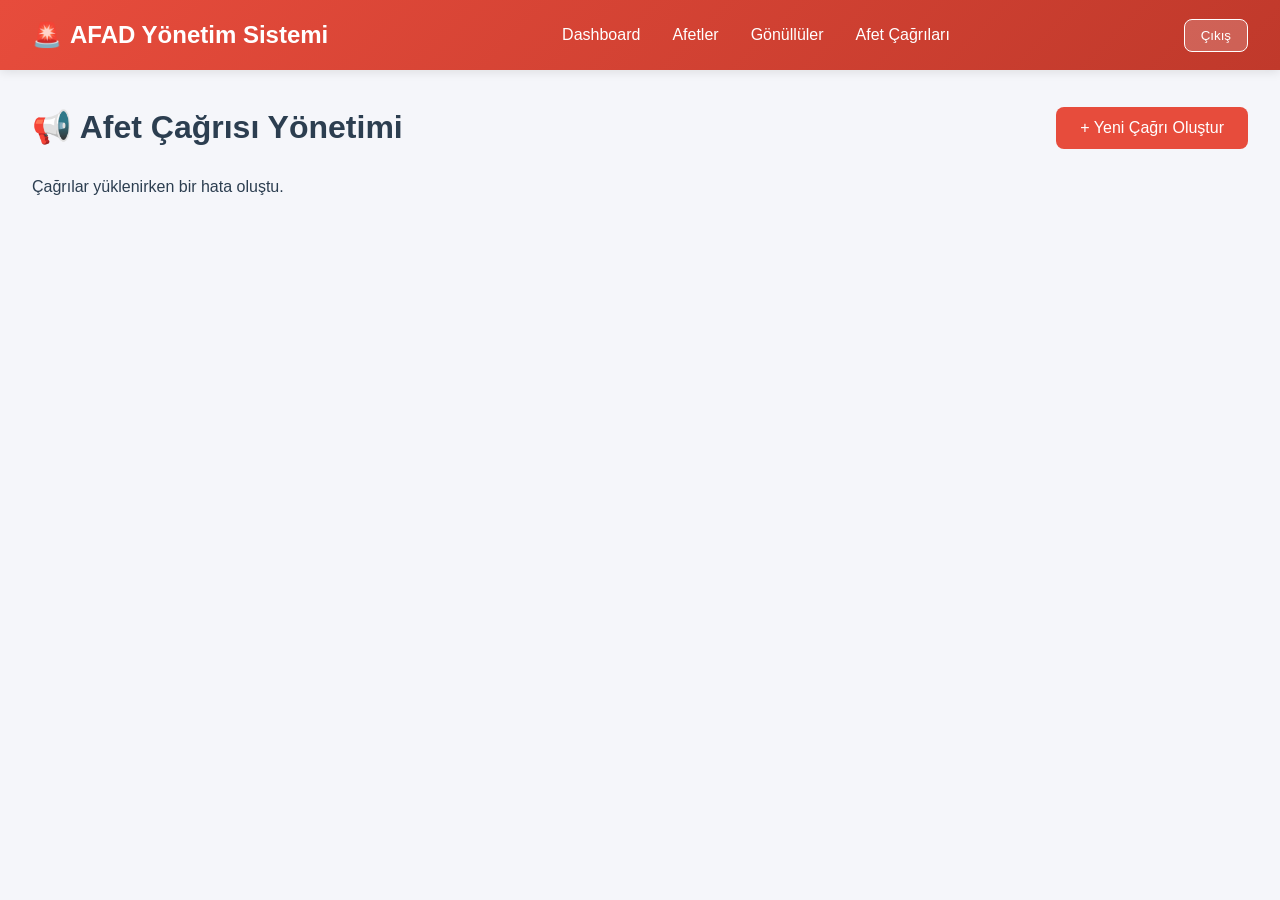
<file: frontend/public/disaster-call-management.html>
<!DOCTYPE html>
<html lang="tr">
<head>
    <meta charset="UTF-8">
    <meta name="viewport" content="width=device-width, initial-scale=1.0">
    <title>Afet Çağrısı Yönetimi - AFAD</title>
    <link rel="stylesheet" href="../src/assets/css/styles.css">
    <style>
        .action-bar {
            display: flex;
            justify-content: space-between;
            align-items: center;
            margin-bottom: 20px;
        }

        .call-list {
            display: grid;
            gap: 20px;
        }

        .call-item {
            background: white;
            padding: 20px;
            border-radius: 8px;
            border-left: 4px solid #3b82f6;
            box-shadow: 0 2px 4px rgba(0,0,0,0.1);
        }

        .call-item.critical {
            border-left-color: #dc2626;
        }

        .call-item.active {
            border-left-color: #f59e0b;
        }

        .call-item.completed {
            border-left-color: #10b981;
        }

        .call-header {
            display: flex;
            justify-content: space-between;
            align-items: start;
            margin-bottom: 15px;
        }

        .call-title {
            font-size: 18px;
            font-weight: 600;
            margin-bottom: 5px;
        }

        .call-meta {
            color: #666;
            font-size: 14px;
        }

        .call-stats {
            display: grid;
            grid-template-columns: repeat(3, 1fr);
            gap: 15px;
            margin: 15px 0;
            padding: 15px;
            background: #f9fafb;
            border-radius: 8px;
        }

        .stat {
            text-align: center;
        }

        .stat-value {
            font-size: 24px;
            font-weight: 700;
            color: #dc2626;
        }

        .stat-label {
            font-size: 12px;
            color: #666;
            margin-top: 5px;
        }

        .call-actions {
            display: flex;
            gap: 10px;
            flex-wrap: wrap;
        }

        .call-actions button {
            padding: 8px 16px;
            border: none;
            border-radius: 5px;
            cursor: pointer;
            font-weight: 600;
            font-size: 14px;
        }

        .btn-match {
            background: #3b82f6;
            color: white;
        }

        .btn-activate {
            background: #10b981;
            color: white;
        }

        .btn-view {
            background: #6b7280;
            color: white;
        }

        .modal {
            display: none;
            position: fixed;
            top: 0;
            left: 0;
            width: 100%;
            height: 100%;
            background: rgba(0,0,0,0.5);
            z-index: 1000;
            align-items: center;
            justify-content: center;
        }

        .modal.show {
            display: flex;
        }

        .modal-content {
            background: white;
            padding: 30px;
            border-radius: 10px;
            max-width: 900px;
            width: 90%;
            max-height: 90vh;
            overflow-y: auto;
        }

        .modal-header {
            display: flex;
            justify-content: space-between;
            align-items: center;
            margin-bottom: 20px;
            border-bottom: 2px solid #eee;
            padding-bottom: 15px;
        }

        .close-btn {
            background: none;
            border: none;
            font-size: 24px;
            cursor: pointer;
        }

        .form-grid {
            display: grid;
            grid-template-columns: 1fr 1fr;
            gap: 15px;
        }

        .form-group {
            margin-bottom: 15px;
        }

        .form-group.full {
            grid-column: 1 / -1;
        }

        .form-group label {
            display: block;
            margin-bottom: 5px;
            font-weight: 600;
        }

        .form-group input,
        .form-group select,
        .form-group textarea {
            width: 100%;
            padding: 10px;
            border: 1px solid #ddd;
            border-radius: 5px;
        }

        .skill-selector {
            background: #f9fafb;
            padding: 15px;
            border-radius: 8px;
            margin-bottom: 15px;
        }

        .skill-item {
            display: flex;
            align-items: center;
            gap: 10px;
            padding: 10px;
            background: white;
            margin: 5px 0;
            border-radius: 5px;
        }

        .matched-volunteer {
            background: white;
            padding: 15px;
            border-radius: 8px;
            margin-bottom: 10px;
            border: 1px solid #ddd;
            display: flex;
            justify-content: space-between;
            align-items: center;
        }

        .volunteer-info {
            display: flex;
            align-items: center;
            gap: 15px;
        }

        .score-badge {
            padding: 5px 12px;
            background: #10b981;
            color: white;
            border-radius: 20px;
            font-weight: 600;
        }
    </style>
</head>
<body>
    <header class="header">
        <div class="header-content">
            <div class="logo">
                <span>🚨</span>
                <span>AFAD Yönetim Sistemi</span>
            </div>
            <nav class="nav">
                <a href="/index.html">Dashboard</a>
                <a href="/disasters.html">Afetler</a>
                <a href="/volunteer-management.html">Gönüllüler</a>
                <a href="/disaster-call-management.html" class="active">Afet Çağrıları</a>
            </nav>
            <div class="user-menu">
                <button class="btn-logout" onclick="logout()">Çıkış</button>
            </div>
        </div>
    </header>

    <div class="container">
        <div class="action-bar">
            <h1>📢 Afet Çağrısı Yönetimi</h1>
            <button class="btn btn-primary" onclick="showCreateModal()">
                + Yeni Çağrı Oluştur
            </button>
        </div>

        <div class="call-list" id="callList">
            <p>Yükleniyor...</p>
        </div>
    </div>

    <!-- Yeni Çağrı Modal -->
    <div id="createModal" class="modal">
        <div class="modal-content">
            <div class="modal-header">
                <h2>🆕 Yeni Afet Çağrısı</h2>
                <button class="close-btn" onclick="closeCreateModal()">&times;</button>
            </div>

            <form id="createForm">
                <div class="form-grid">
                    <div class="form-group full">
                        <label>Afet Seçin *</label>
                        <select id="disasterId" required>
                            <option value="">Seçiniz...</option>
                        </select>
                    </div>

                    <div class="form-group full">
                        <label>Çağrı Başlığı *</label>
                        <input type="text" id="title" required>
                    </div>

                    <div class="form-group full">
                        <label>Açıklama</label>
                        <textarea id="description" rows="3"></textarea>
                    </div>

                    <div class="form-group">
                        <label>Gerekli Gönüllü Sayısı *</label>
                        <input type="number" id="requiredVolunteers" min="1" required>
                    </div>

                    <div class="form-group">
                        <label>Öncelik</label>
                        <select id="priority">
                            <option value="low">Düşük</option>
                            <option value="medium" selected>Orta</option>
                            <option value="high">Yüksek</option>
                            <option value="critical">Kritik</option>
                        </select>
                    </div>

                    <div class="form-group">
                        <label>Tahmini Süre (saat)</label>
                        <input type="number" id="estimatedDuration" step="0.5">
                    </div>

                    <div class="form-group">
                        <label>Başlangıç Zamanı</label>
                        <input type="datetime-local" id="startTime">
                    </div>

                    <div class="form-group full">
                        <label>Konum</label>
                        <input type="text" id="location">
                    </div>

                    <div class="form-group full">
                        <label>Gerekli Ekipman</label>
                        <textarea id="equipmentNeeded" rows="2"></textarea>
                    </div>

                    <div class="form-group full">
                        <label>Özel Talimatlar</label>
                        <textarea id="specialInstructions" rows="2"></textarea>
                    </div>
                </div>

                <div style="display: flex; gap: 10px; margin-top: 20px;">
                    <button type="submit" class="btn btn-primary" style="flex: 1;">
                        Oluştur
                    </button>
                    <button type="button" class="btn" onclick="closeCreateModal()" style="flex: 1;">
                        İptal
                    </button>
                </div>
            </form>
        </div>
    </div>

    <!-- Eşleştirme Modal -->
    <div id="matchModal" class="modal">
        <div class="modal-content">
            <div class="modal-header">
                <h2>🎯 Gönüllü Eşleştirme</h2>
                <button class="close-btn" onclick="closeMatchModal()">&times;</button>
            </div>

            <div id="matchResults">
                <p>Eşleştirme yapılıyor...</p>
            </div>

            <div style="margin-top: 20px; display: flex; gap: 10px;">
                <button class="btn btn-primary" onclick="assignMatched()">
                    Tümünü Ata ve Bildir
                </button>
                <button class="btn" onclick="closeMatchModal()">
                    Kapat
                </button>
            </div>
        </div>
    </div>

    <script>
        const API_BASE = 'http://localhost:8000';
        let currentCall = null;
        let matchedVolunteers = [];

        // Sayfa yüklendiğinde
        loadDisasters();
        loadCalls();

        // Afetleri yükle (dropdown için)
        async function loadDisasters() {
            try {
                const response = await fetch(`${API_BASE}/api/disasters/`);
                const disasters = await response.json();

                const select = document.getElementById('disasterId');
                select.innerHTML = '<option value="">Seçiniz...</option>' +
                    disasters.map(d => `
                        <option value="${d.id}">${d.title} - ${d.location_name}</option>
                    `).join('');
            } catch (error) {
                console.error('Afetler yüklenemedi:', error);
            }
        }

        // Çağrıları yükle
        async function loadCalls() {
            try {
                const response = await fetch(`${API_BASE}/api/disaster-calls/`);
                const calls = await response.json();

                displayCalls(calls);
            } catch (error) {
                console.error('Çağrılar yüklenemedi:', error);
                document.getElementById('callList').innerHTML =
                    '<p>Çağrılar yüklenirken bir hata oluştu.</p>';
            }
        }

        // Çağrıları göster
        function displayCalls(calls) {
            const list = document.getElementById('callList');

            if (calls.length === 0) {
                list.innerHTML = '<p>Henüz afet çağrısı oluşturulmamış.</p>';
                return;
            }

            list.innerHTML = calls.map(call => `
                <div class="call-item ${call.status} ${call.priority}">
                    <div class="call-header">
                        <div>
                            <div class="call-title">${call.title}</div>
                            <div class="call-meta">
                                🆔 #${call.id} |
                                📅 ${new Date(call.created_at).toLocaleDateString('tr-TR')} |
                                🚨 ${getPriorityLabel(call.priority)}
                            </div>
                        </div>
                        <span class="badge ${getBadgeClass(call.status)}">${getStatusLabel(call.status)}</span>
                    </div>

                    ${call.description ? `<p style="color: #666; margin: 10px 0;">${call.description}</p>` : ''}

                    <div class="call-stats">
                        <div class="stat">
                            <div class="stat-value">${call.required_volunteers}</div>
                            <div class="stat-label">Gerekli</div>
                        </div>
                        <div class="stat">
                            <div class="stat-value">${call.assigned_volunteers}</div>
                            <div class="stat-label">Atanan</div>
                        </div>
                        <div class="stat">
                            <div class="stat-value">${call.accepted_volunteers}</div>
                            <div class="stat-label">Kabul Eden</div>
                        </div>
                    </div>

                    <div class="call-actions">
                        <button class="btn-match" onclick="runMatching(${call.id})">
                            🎯 Akıllı Eşleştir
                        </button>
                        ${call.status === 'draft' ? `
                            <button class="btn-activate" onclick="activateCall(${call.id})">
                                ✓ Aktif Et
                            </button>
                        ` : ''}
                        <button class="btn-view" onclick="viewAssignments(${call.id})">
                            👥 Atananları Gör (${call.assigned_volunteers})
                        </button>
                    </div>
                </div>
            `).join('');
        }

        // Yeni çağrı oluştur
        function showCreateModal() {
            document.getElementById('createModal').classList.add('show');
        }

        function closeCreateModal() {
            document.getElementById('createModal').classList.remove('show');
            document.getElementById('createForm').reset();
        }

        document.getElementById('createForm').addEventListener('submit', async (e) => {
            e.preventDefault();

            const data = {
                disaster_id: parseInt(document.getElementById('disasterId').value),
                title: document.getElementById('title').value,
                description: document.getElementById('description').value || null,
                required_volunteers: parseInt(document.getElementById('requiredVolunteers').value),
                priority: document.getElementById('priority').value,
                estimated_duration: parseFloat(document.getElementById('estimatedDuration').value) || null,
                start_time: document.getElementById('startTime').value || null,
                location: document.getElementById('location').value || null,
                equipment_needed: document.getElementById('equipmentNeeded').value || null,
                special_instructions: document.getElementById('specialInstructions').value || null,
                required_skills: []
            };

            try {
                const response = await fetch(`${API_BASE}/api/disaster-calls/`, {
                    method: 'POST',
                    headers: { 'Content-Type': 'application/json' },
                    body: JSON.stringify(data)
                });

                if (response.ok) {
                    alert('✅ Afet çağrısı oluşturuldu!');
                    closeCreateModal();
                    loadCalls();
                } else {
                    const error = await response.json();
                    alert('❌ Hata: ' + (error.detail || 'Oluşturulamadı'));
                }
            } catch (error) {
                console.error('Oluşturma hatası:', error);
                alert('❌ Bir hata oluştu.');
            }
        });

        // Akıllı eşleştirme
        async function runMatching(callId) {
            currentCall = callId;
            document.getElementById('matchModal').classList.add('show');
            document.getElementById('matchResults').innerHTML = '<p>🔄 Eşleştirme yapılıyor...</p>';

            try {
                const response = await fetch(`${API_BASE}/api/disaster-calls/match`, {
                    method: 'POST',
                    headers: { 'Content-Type': 'application/json' },
                    body: JSON.stringify({
                        disaster_call_id: callId,
                        max_distance_km: 50,
                        auto_assign: false,
                        auto_notify: false
                    })
                });

                const result = await response.json();
                matchedVolunteers = result.matched_volunteers;

                if (matchedVolunteers.length === 0) {
                    document.getElementById('matchResults').innerHTML =
                        '<p>⚠️ Uygun gönüllü bulunamadı.</p>';
                    return;
                }

                document.getElementById('matchResults').innerHTML = `
                    <p><strong>🎯 ${matchedVolunteers.length} uygun gönüllü bulundu!</strong></p>
                    <p style="color: #666; margin-bottom: 15px;">Eşleştirme skoru: Yetkinlik (%40) + Mesafe (%30) + Rating (%20) + Deneyim (%10)</p>
                    ${matchedVolunteers.map(v => `
                        <div class="matched-volunteer">
                            <div class="volunteer-info">
                                <div>
                                    <strong>${v.first_name} ${v.last_name}</strong><br>
                                    <span style="font-size: 13px; color: #666;">
                                        ${v.phone} | ${v.distance_km ? v.distance_km.toFixed(1) + ' km' : 'Uzaklık bilinmiyor'}
                                    </span><br>
                                    <span style="font-size: 12px; color: #666;">
                                        ⭐ ${v.rating.toFixed(1)} | 🎯 ${v.total_missions} görev
                                    </span>
                                </div>
                            </div>
                            <span class="score-badge">Skor: ${v.match_score.toFixed(0)}</span>
                        </div>
                    `).join('')}
                `;
            } catch (error) {
                console.error('Eşleştirme hatası:', error);
                document.getElementById('matchResults').innerHTML =
                    '<p>❌ Eşleştirme sırasında bir hata oluştu.</p>';
            }
        }

        // Eşleşen gönüllüleri ata
        async function assignMatched() {
            if (matchedVolunteers.length === 0) return;

            if (!confirm(`${matchedVolunteers.length} gönüllüyü atamak ve bildirim göndermek istiyor musunuz?`)) {
                return;
            }

            try {
                const response = await fetch(`${API_BASE}/api/disaster-calls/match`, {
                    method: 'POST',
                    headers: { 'Content-Type': 'application/json' },
                    body: JSON.stringify({
                        disaster_call_id: currentCall,
                        max_distance_km: 50,
                        auto_assign: true,
                        auto_notify: true
                    })
                });

                if (response.ok) {
                    alert('✅ Gönüllüler atandı ve bildirimler gönderildi!');
                    closeMatchModal();
                    loadCalls();
                } else {
                    alert('❌ Atama sırasında bir hata oluştu.');
                }
            } catch (error) {
                console.error('Atama hatası:', error);
                alert('❌ Bir hata oluştu.');
            }
        }

        function closeMatchModal() {
            document.getElementById('matchModal').classList.remove('show');
            matchedVolunteers = [];
        }

        // Çağrıyı aktif et
        async function activateCall(callId) {
            if (!confirm('Bu çağrıyı aktif etmek istiyor musunuz? Atanan gönüllüler bildirim alacak.')) {
                return;
            }

            try {
                const response = await fetch(`${API_BASE}/api/disaster-calls/${callId}/activate`, {
                    method: 'POST'
                });

                if (response.ok) {
                    alert('✅ Çağrı aktif edildi!');
                    loadCalls();
                } else {
                    alert('❌ Bir hata oluştu.');
                }
            } catch (error) {
                console.error('Aktivasyon hatası:', error);
                alert('❌ Bir hata oluştu.');
            }
        }

        // Atananları görüntüle
        async function viewAssignments(callId) {
            alert('Atananları görüntüleme özelliği geliştirme aşamasında.');
        }

        function getPriorityLabel(priority) {
            const labels = {
                'low': 'Düşük',
                'medium': 'Orta',
                'high': 'Yüksek',
                'critical': 'KRİTİK'
            };
            return labels[priority] || priority;
        }

        function getStatusLabel(status) {
            const labels = {
                'draft': 'Taslak',
                'active': 'Aktif',
                'in_progress': 'Devam Ediyor',
                'completed': 'Tamamlandı',
                'cancelled': 'İptal'
            };
            return labels[status] || status;
        }

        function getBadgeClass(status) {
            if (status === 'active') return 'badge-warning';
            if (status === 'completed') return 'badge-success';
            if (status === 'cancelled') return 'badge-danger';
            return 'badge-info';
        }

        function logout() {
            window.location.href = 'login.html';
        }
    </script>
</body>
</html>
</file>
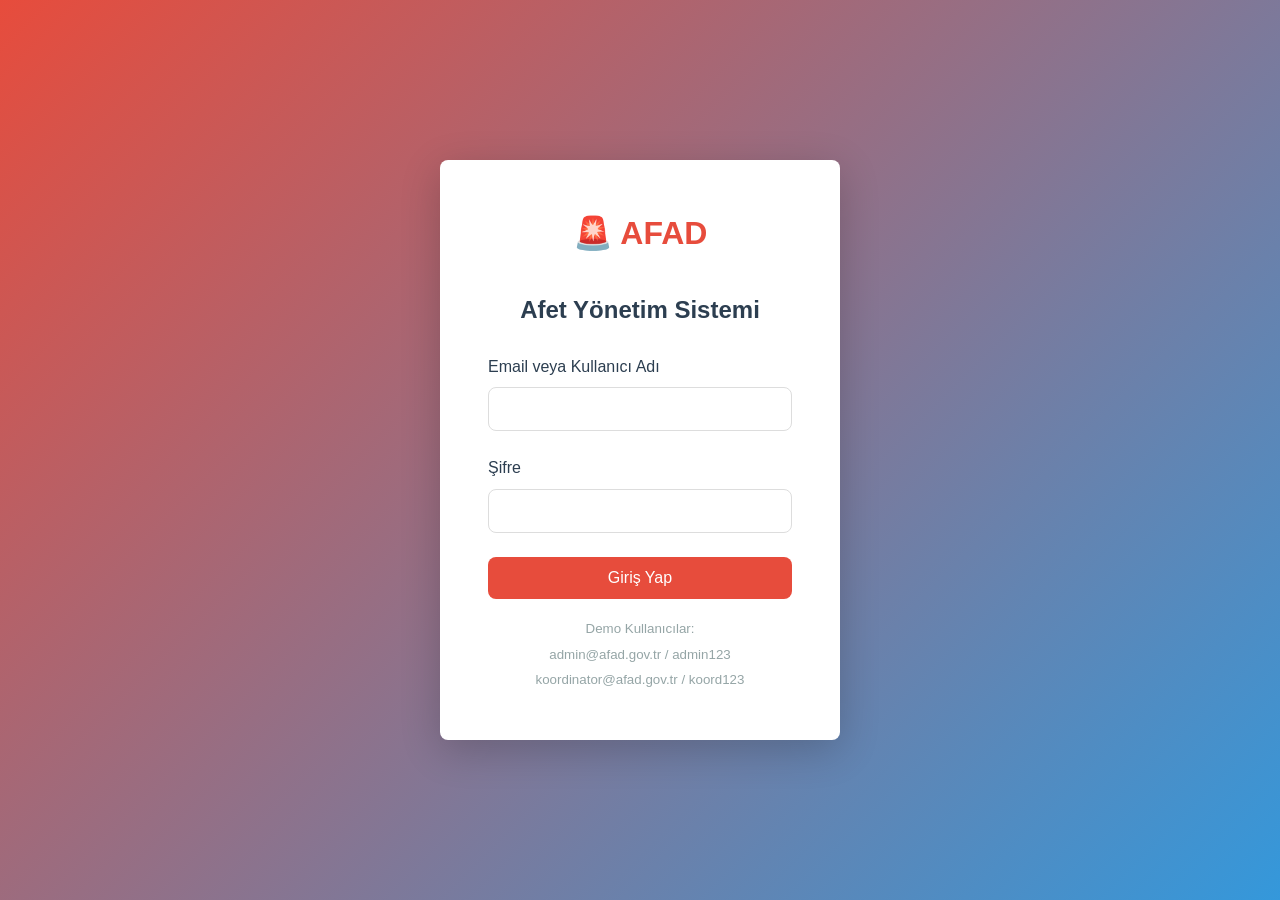
<file: frontend/public/login.html>
<!DOCTYPE html>
<html lang="tr">
<head>
    <meta charset="UTF-8">
    <meta name="viewport" content="width=device-width, initial-scale=1.0">
    <title>Giriş - AFAD Yönetim Sistemi</title>
    <link rel="stylesheet" href="../src/assets/css/styles.css">
</head>
<body>
    <div class="login-container">
        <div class="login-card">
            <div class="login-logo">
                🚨 AFAD
            </div>
            <h2 class="text-center mb-3">Afet Yönetim Sistemi</h2>

            <form id="loginForm">
                <div class="form-group">
                    <label for="username" class="form-label">Email veya Kullanıcı Adı</label>
                    <input type="text" id="username" class="form-control" required>
                </div>

                <div class="form-group">
                    <label for="password" class="form-label">Şifre</label>
                    <input type="password" id="password" class="form-control" required>
                </div>

                <button type="submit" class="btn btn-primary" style="width: 100%;">
                    Giriş Yap
                </button>
            </form>

            <div class="mt-2 text-center">
                <small style="color: #95a5a6;">
                    Demo Kullanıcılar:<br>
                    admin@afad.gov.tr / admin123<br>
                    koordinator@afad.gov.tr / koord123
                </small>
            </div>
        </div>
    </div>

    <script src="../src/services/api.js"></script>
    <script src="../src/assets/js/utils.js"></script>
    <script>
        document.getElementById('loginForm').addEventListener('submit', async (e) => {
            e.preventDefault();

            const username = document.getElementById('username').value;
            const password = document.getElementById('password').value;

            try {
                const data = await api.login(username, password);
                showNotification('Giriş başarılı! Yönlendiriliyorsunuz...', 'success');
                setTimeout(() => {
                    window.location.href = '/index.html';
                }, 1000);
            } catch (error) {
                showNotification(error.message, 'error');
            }
        });
    </script>
</body>
</html>
</file>
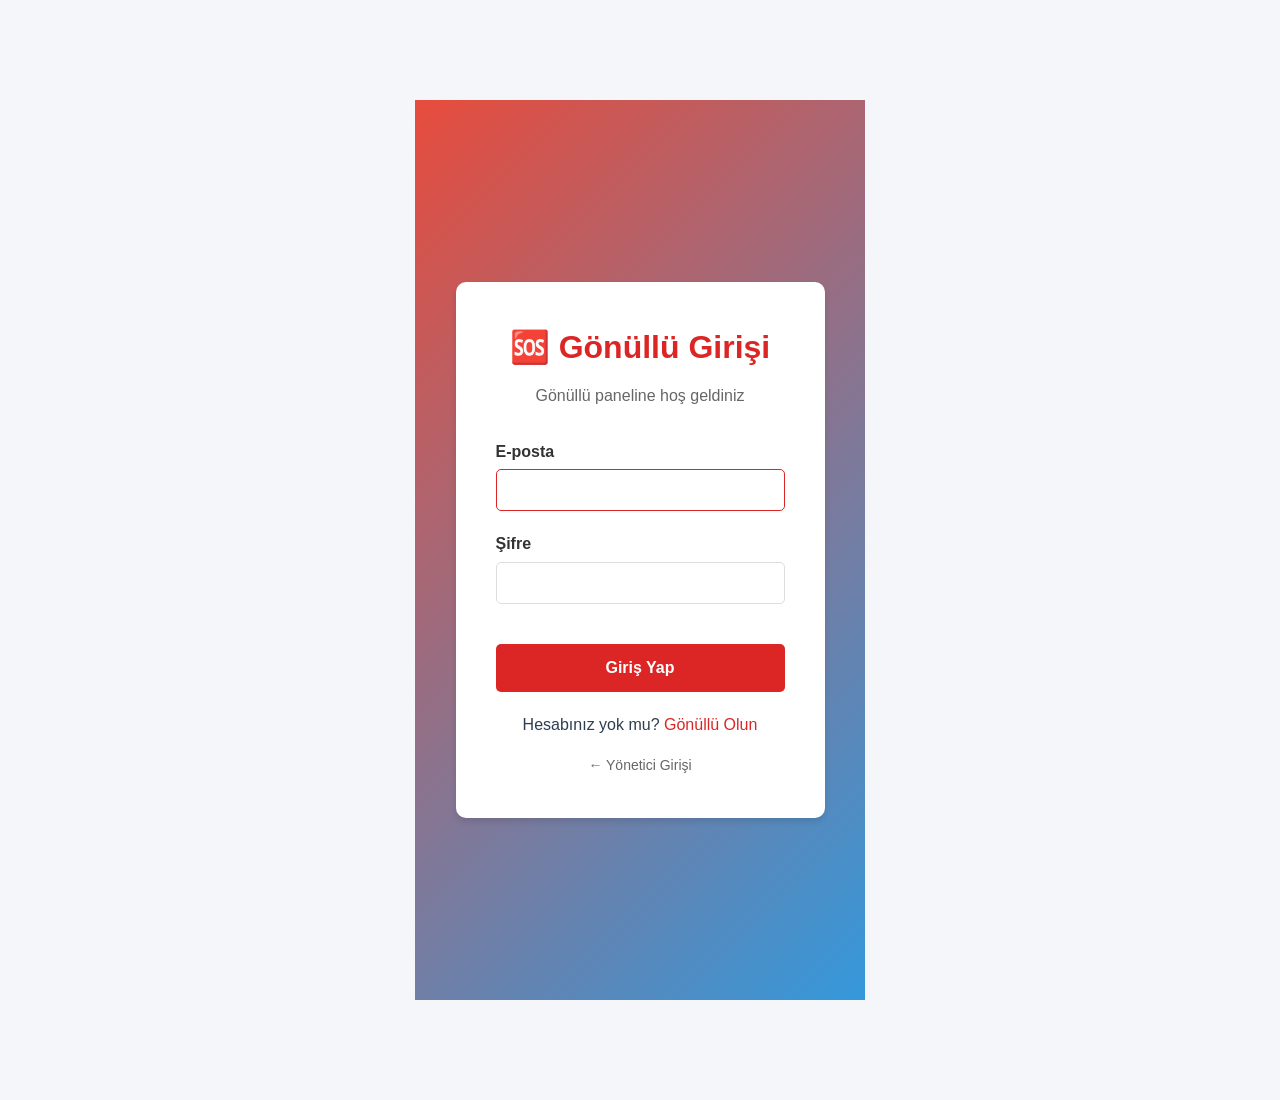
<file: frontend/public/volunteer-login.html>
<!DOCTYPE html>
<html lang="tr">
<head>
    <meta charset="UTF-8">
    <meta name="viewport" content="width=device-width, initial-scale=1.0">
    <title>Gönüllü Girişi - AFAD Gönüllü Sistemi</title>
    <link rel="stylesheet" href="../src/assets/css/styles.css">
    <style>
        .login-container {
            max-width: 450px;
            margin: 100px auto;
            padding: 20px;
        }

        .login-card {
            background: white;
            border-radius: 10px;
            box-shadow: 0 4px 6px rgba(0,0,0,0.1);
            padding: 40px;
        }

        .login-header {
            text-align: center;
            margin-bottom: 30px;
        }

        .login-header h1 {
            color: #dc2626;
            margin-bottom: 10px;
        }

        .login-header p {
            color: #666;
        }

        .form-group {
            margin-bottom: 20px;
        }

        .form-group label {
            display: block;
            margin-bottom: 5px;
            font-weight: 600;
            color: #333;
        }

        .form-group input {
            width: 100%;
            padding: 12px;
            border: 1px solid #ddd;
            border-radius: 5px;
            font-size: 14px;
        }

        .form-group input:focus {
            outline: none;
            border-color: #dc2626;
        }

        .btn-login {
            width: 100%;
            padding: 15px;
            background: #dc2626;
            color: white;
            border: none;
            border-radius: 5px;
            font-size: 16px;
            font-weight: 600;
            cursor: pointer;
            margin-top: 20px;
        }

        .btn-login:hover {
            background: #b91c1c;
        }

        .register-link {
            text-align: center;
            margin-top: 20px;
        }

        .register-link a {
            color: #dc2626;
            text-decoration: none;
        }

        .back-to-admin {
            text-align: center;
            margin-top: 15px;
        }

        .back-to-admin a {
            color: #666;
            text-decoration: none;
            font-size: 14px;
        }
    </style>
</head>
<body>
    <div class="login-container">
        <div class="login-card">
            <div class="login-header">
                <h1>🆘 Gönüllü Girişi</h1>
                <p>Gönüllü paneline hoş geldiniz</p>
            </div>

            <form id="loginForm">
                <div class="form-group">
                    <label>E-posta</label>
                    <input type="email" id="email" required autofocus>
                </div>

                <div class="form-group">
                    <label>Şifre</label>
                    <input type="password" id="password" required>
                </div>

                <button type="submit" class="btn-login">
                    Giriş Yap
                </button>
            </form>

            <div class="register-link">
                Hesabınız yok mu? <a href="volunteer-register.html">Gönüllü Olun</a>
            </div>

            <div class="back-to-admin">
                <a href="login.html">← Yönetici Girişi</a>
            </div>
        </div>
    </div>

    <script>
        const API_BASE = 'http://localhost:8000';

        document.getElementById('loginForm').addEventListener('submit', async (e) => {
            e.preventDefault();

            const email = document.getElementById('email').value;
            const password = document.getElementById('password').value;

            try {
                const response = await fetch(`${API_BASE}/api/volunteers/login`, {
                    method: 'POST',
                    headers: {
                        'Content-Type': 'application/json'
                    },
                    body: JSON.stringify({ email, password })
                });

                const data = await response.json();

                if (response.ok) {
                    // Token'ı kaydet
                    localStorage.setItem('volunteer_token', data.access_token);
                    localStorage.setItem('volunteer_user', JSON.stringify(data.volunteer));

                    // Gönüllü dashboard'a yönlendir
                    window.location.href = 'volunteer-dashboard.html';
                } else {
                    if (response.status === 403) {
                        alert('⚠️ Hesabınız henüz onaylanmamış. Lütfen yönetici onayını bekleyin.');
                    } else {
                        alert('❌ Hata: ' + (data.detail || 'Giriş başarısız'));
                    }
                }
            } catch (error) {
                console.error('Giriş hatası:', error);
                alert('❌ Giriş sırasında bir hata oluştu. Lütfen tekrar deneyin.');
            }
        });
    </script>
</body>
</html>
</file>
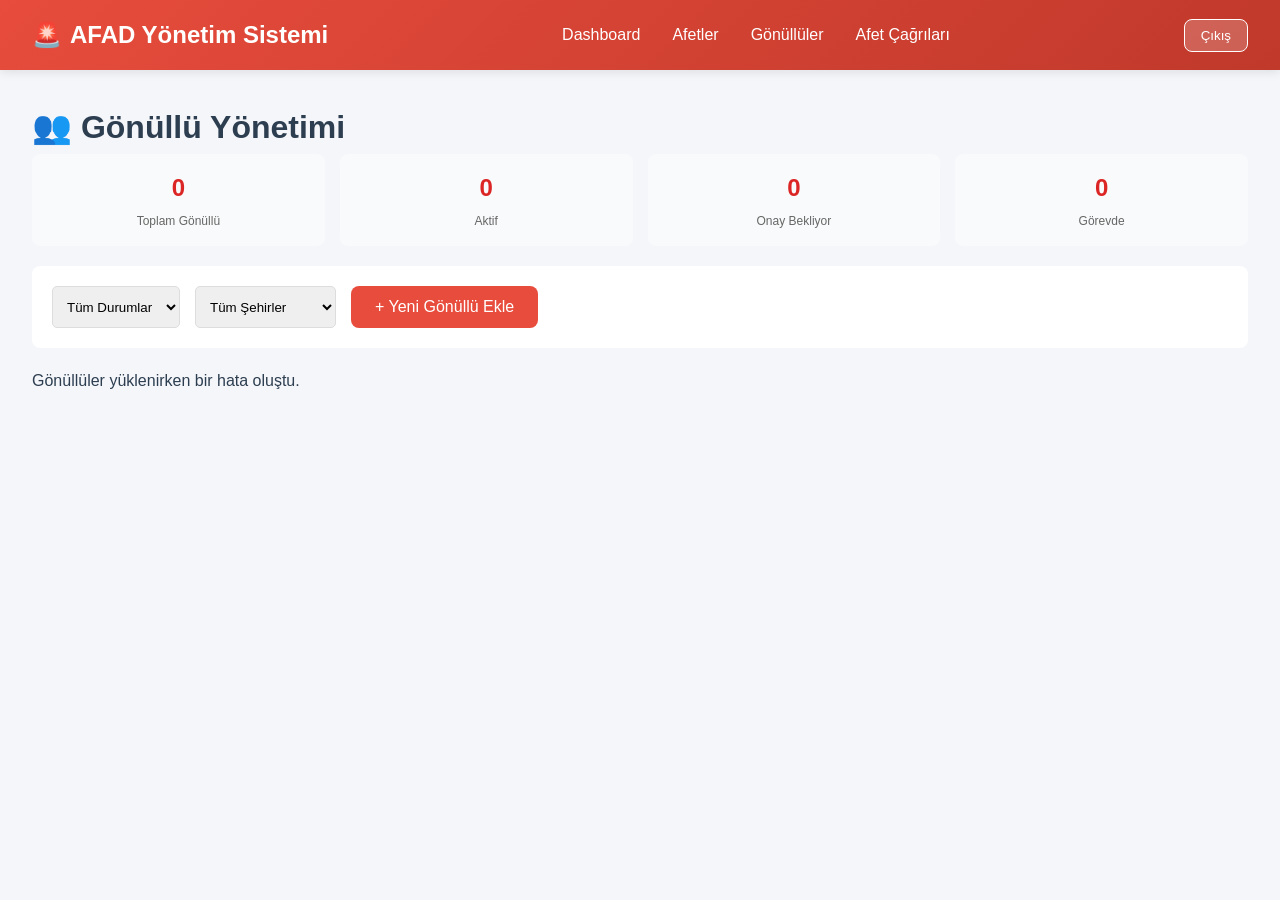
<file: frontend/public/volunteer-management.html>
<!DOCTYPE html>
<html lang="tr">
<head>
    <meta charset="UTF-8">
    <meta name="viewport" content="width=device-width, initial-scale=1.0">
    <title>Gönüllü Yönetimi - AFAD Yönetim Sistemi</title>
    <link rel="stylesheet" href="../src/assets/css/styles.css">
    <style>
        .filter-bar {
            background: white;
            padding: 20px;
            margin-bottom: 20px;
            border-radius: 8px;
            display: flex;
            gap: 15px;
            flex-wrap: wrap;
        }

        .filter-bar select,
        .filter-bar input {
            padding: 10px;
            border: 1px solid #ddd;
            border-radius: 5px;
        }

        .volunteer-grid {
            display: grid;
            grid-template-columns: repeat(auto-fill, minmax(350px, 1fr));
            gap: 20px;
        }

        .volunteer-card {
            background: white;
            border-radius: 8px;
            padding: 20px;
            box-shadow: 0 2px 4px rgba(0,0,0,0.1);
            position: relative;
        }

        .volunteer-card.pending {
            border-left: 4px solid #f59e0b;
        }

        .volunteer-card.approved {
            border-left: 4px solid #10b981;
        }

        .volunteer-header {
            display: flex;
            gap: 15px;
            margin-bottom: 15px;
        }

        .volunteer-photo {
            width: 60px;
            height: 60px;
            border-radius: 50%;
            background: #f3f4f6;
            display: flex;
            align-items: center;
            justify-content: center;
            font-size: 24px;
            flex-shrink: 0;
        }

        .volunteer-photo img {
            width: 100%;
            height: 100%;
            border-radius: 50%;
            object-fit: cover;
        }

        .volunteer-info h3 {
            margin: 0 0 5px 0;
            font-size: 16px;
        }

        .volunteer-info p {
            margin: 0;
            color: #666;
            font-size: 14px;
        }

        .status-badge {
            position: absolute;
            top: 20px;
            right: 20px;
            padding: 5px 12px;
            border-radius: 20px;
            font-size: 12px;
            font-weight: 600;
        }

        .status-badge.pending {
            background: #fef3c7;
            color: #d97706;
        }

        .status-badge.approved {
            background: #d1fae5;
            color: #059669;
        }

        .volunteer-details {
            margin: 15px 0;
            font-size: 14px;
            color: #666;
        }

        .volunteer-details div {
            margin: 5px 0;
        }

        .volunteer-skills {
            display: flex;
            flex-wrap: wrap;
            gap: 5px;
            margin: 10px 0;
        }

        .skill-badge {
            padding: 4px 10px;
            background: #f3f4f6;
            border-radius: 15px;
            font-size: 12px;
        }

        .volunteer-actions {
            display: flex;
            gap: 10px;
            margin-top: 15px;
        }

        .volunteer-actions button {
            flex: 1;
            padding: 8px;
            border: none;
            border-radius: 5px;
            cursor: pointer;
            font-size: 14px;
            font-weight: 600;
        }

        .btn-approve {
            background: #10b981;
            color: white;
        }

        .btn-reject {
            background: #ef4444;
            color: white;
        }

        .btn-view {
            background: #3b82f6;
            color: white;
        }

        .modal {
            display: none;
            position: fixed;
            top: 0;
            left: 0;
            width: 100%;
            height: 100%;
            background: rgba(0,0,0,0.5);
            z-index: 1000;
            align-items: center;
            justify-content: center;
        }

        .modal.show {
            display: flex;
        }

        .modal-content {
            background: white;
            padding: 30px;
            border-radius: 10px;
            max-width: 600px;
            width: 90%;
            max-height: 90vh;
            overflow-y: auto;
        }

        .modal-header {
            display: flex;
            justify-content: space-between;
            align-items: center;
            margin-bottom: 20px;
        }

        .modal-header h2 {
            margin: 0;
        }

        .close-btn {
            background: none;
            border: none;
            font-size: 24px;
            cursor: pointer;
            color: #666;
        }

        .stats-row {
            display: grid;
            grid-template-columns: repeat(4, 1fr);
            gap: 15px;
            margin-bottom: 20px;
        }

        .stat-item {
            text-align: center;
            padding: 15px;
            background: #f9fafb;
            border-radius: 8px;
        }

        .stat-item h4 {
            margin: 0;
            font-size: 24px;
            color: #dc2626;
        }

        .stat-item p {
            margin: 5px 0 0 0;
            font-size: 12px;
            color: #666;
        }
    </style>
</head>
<body>
    <header class="header">
        <div class="header-content">
            <div class="logo">
                <span>🚨</span>
                <span>AFAD Yönetim Sistemi</span>
            </div>
            <nav class="nav">
                <a href="/index.html">Dashboard</a>
                <a href="/disasters.html">Afetler</a>
                <a href="/volunteer-management.html" class="active">Gönüllüler</a>
                <a href="/disaster-call-management.html">Afet Çağrıları</a>
            </nav>
            <div class="user-menu">
                <button class="btn-logout" onclick="logout()">Çıkış</button>
            </div>
        </div>
    </header>

    <div class="container">
        <h1>👥 Gönüllü Yönetimi</h1>

        <!-- İstatistikler -->
        <div class="stats-row">
            <div class="stat-item">
                <h4 id="totalVolunteers">0</h4>
                <p>Toplam Gönüllü</p>
            </div>
            <div class="stat-item">
                <h4 id="activeVolunteers">0</h4>
                <p>Aktif</p>
            </div>
            <div class="stat-item">
                <h4 id="pendingVolunteers">0</h4>
                <p>Onay Bekliyor</p>
            </div>
            <div class="stat-item">
                <h4 id="onDutyVolunteers">0</h4>
                <p>Görevde</p>
            </div>
        </div>

        <!-- Filtreler -->
        <div class="filter-bar">
            <select id="filterStatus" onchange="loadVolunteers()">
                <option value="">Tüm Durumlar</option>
                <option value="pending">Onay Bekliyor</option>
                <option value="approved">Onaylanmış</option>
            </select>

            <select id="filterCity" onchange="loadVolunteers()">
                <option value="">Tüm Şehirler</option>
                <option value="Ankara">Ankara</option>
                <option value="İstanbul">İstanbul</option>
                <option value="İzmir">İzmir</option>
                <option value="Hatay">Hatay</option>
                <option value="Kahramanmaraş">Kahramanmaraş</option>
            </select>

            <button class="btn btn-primary" onclick="window.location.href='volunteer-register.html'">
                + Yeni Gönüllü Ekle
            </button>
        </div>

        <!-- Gönüllüler -->
        <div class="volunteer-grid" id="volunteersGrid">
            <p>Yükleniyor...</p>
        </div>
    </div>

    <!-- Detay Modal -->
    <div id="volunteerModal" class="modal">
        <div class="modal-content">
            <div class="modal-header">
                <h2>Gönüllü Detayları</h2>
                <button class="close-btn" onclick="closeModal()">&times;</button>
            </div>
            <div id="modalBody">
                <!-- Detaylar buraya yüklenecek -->
            </div>
        </div>
    </div>

    <script>
        const API_BASE = 'http://localhost:8000';

        // Sayfa yüklendiğinde
        loadVolunteerStats();
        loadVolunteers();

        // İstatistikleri yükle
        async function loadVolunteerStats() {
            try {
                const response = await fetch(`${API_BASE}/api/volunteers/stats`);
                const stats = await response.json();

                document.getElementById('totalVolunteers').textContent = stats.total_volunteers;
                document.getElementById('activeVolunteers').textContent = stats.active_volunteers;
                document.getElementById('onDutyVolunteers').textContent = stats.on_duty_volunteers;

                // Onay bekleyenleri hesapla (ayrı sorgu gerekebilir)
                const pendingResponse = await fetch(`${API_BASE}/api/volunteers/?is_approved=false`);
                const pending = await response.json();
                document.getElementById('pendingVolunteers').textContent = pending.length || 0;
            } catch (error) {
                console.error('İstatistikler yüklenemedi:', error);
            }
        }

        // Gönüllüleri yükle
        async function loadVolunteers() {
            const status = document.getElementById('filterStatus').value;
            const city = document.getElementById('filterCity').value;

            let url = `${API_BASE}/api/volunteers/?limit=100`;

            if (status === 'pending') {
                url += '&is_approved=false';
            } else if (status === 'approved') {
                url += '&is_approved=true';
            }

            if (city) {
                url += `&city=${encodeURIComponent(city)}`;
            }

            try {
                const response = await fetch(url);
                const volunteers = await response.json();

                displayVolunteers(volunteers);
            } catch (error) {
                console.error('Gönüllüler yüklenemedi:', error);
                document.getElementById('volunteersGrid').innerHTML =
                    '<p>Gönüllüler yüklenirken bir hata oluştu.</p>';
            }
        }

        // Gönüllüleri göster
        function displayVolunteers(volunteers) {
            const grid = document.getElementById('volunteersGrid');

            if (volunteers.length === 0) {
                grid.innerHTML = '<p style="grid-column: 1/-1;">Gönüllü bulunamadı.</p>';
                return;
            }

            grid.innerHTML = volunteers.map(v => `
                <div class="volunteer-card ${v.is_approved ? 'approved' : 'pending'}">
                    <span class="status-badge ${v.is_approved ? 'approved' : 'pending'}">
                        ${v.is_approved ? '✓ Onaylı' : '⏳ Bekliyor'}
                    </span>

                    <div class="volunteer-header">
                        <div class="volunteer-photo">
                            ${v.profile_photo ?
                                `<img src="${API_BASE}${v.profile_photo}" alt="${v.first_name}">` :
                                '👤'
                            }
                        </div>
                        <div class="volunteer-info">
                            <h3>${v.first_name} ${v.last_name}</h3>
                            <p>📧 ${v.email}</p>
                            <p>📞 ${v.phone}</p>
                        </div>
                    </div>

                    <div class="volunteer-details">
                        <div>📍 ${v.city}${v.district ? ', ' + v.district : ''}</div>
                        <div>⭐ Değerlendirme: ${v.rating.toFixed(1)}/5.0</div>
                        <div>🎯 Görev: ${v.total_missions} (${v.completed_missions} tamamlandı)</div>
                        <div>💼 Durum: ${getStatusLabel(v.status)}</div>
                    </div>

                    <div class="volunteer-actions">
                        ${!v.is_approved ? `
                            <button class="btn-approve" onclick="approveVolunteer(${v.id}, true)">
                                ✓ Onayla
                            </button>
                            <button class="btn-reject" onclick="approveVolunteer(${v.id}, false)">
                                ✗ Reddet
                            </button>
                        ` : `
                            <button class="btn-view" onclick="viewVolunteer(${v.id})">
                                👁️ Detay
                            </button>
                        `}
                    </div>
                </div>
            `).join('');
        }

        // Gönüllü onayla/reddet
        async function approveVolunteer(volunteerId, approve) {
            const action = approve ? 'onaylamak' : 'reddetmek';

            if (!confirm(`Bu gönüllüyü ${action} istediğinize emin misiniz?`)) {
                return;
            }

            try {
                const response = await fetch(`${API_BASE}/api/volunteers/${volunteerId}/approve?approved=${approve}`, {
                    method: 'POST'
                });

                if (response.ok) {
                    alert(approve ? '✅ Gönüllü onaylandı!' : 'Gönüllü reddedildi.');
                    loadVolunteers();
                    loadVolunteerStats();
                } else {
                    alert('❌ Bir hata oluştu.');
                }
            } catch (error) {
                console.error('Onay işlemi başarısız:', error);
                alert('❌ Bir hata oluştu.');
            }
        }

        // Gönüllü detayını göster
        async function viewVolunteer(volunteerId) {
            try {
                const response = await fetch(`${API_BASE}/api/volunteers/${volunteerId}`);
                const volunteer = await response.json();

                document.getElementById('modalBody').innerHTML = `
                    <div style="text-align: center; margin-bottom: 20px;">
                        <div style="width: 100px; height: 100px; margin: 0 auto; border-radius: 50%; background: #f3f4f6; display: flex; align-items: center; justify-content: center; font-size: 40px;">
                            ${volunteer.profile_photo ?
                                `<img src="${API_BASE}${volunteer.profile_photo}" style="width: 100%; height: 100%; border-radius: 50%; object-fit: cover;">` :
                                '👤'
                            }
                        </div>
                        <h2 style="margin: 10px 0 5px 0;">${volunteer.first_name} ${volunteer.last_name}</h2>
                        <p style="color: #666;">${volunteer.email}</p>
                    </div>

                    <div style="background: #f9fafb; padding: 15px; border-radius: 8px; margin-bottom: 15px;">
                        <h3>Kişisel Bilgiler</h3>
                        <p><strong>TC No:</strong> ${volunteer.tc_no}</p>
                        <p><strong>Telefon:</strong> ${volunteer.phone}</p>
                        <p><strong>Doğum Tarihi:</strong> ${volunteer.birth_date || '-'}</p>
                        <p><strong>Cinsiyet:</strong> ${volunteer.gender || '-'}</p>
                        <p><strong>Kan Grubu:</strong> ${volunteer.blood_type || '-'}</p>
                        <p><strong>Meslek:</strong> ${volunteer.occupation || '-'}</p>
                    </div>

                    <div style="background: #f9fafb; padding: 15px; border-radius: 8px; margin-bottom: 15px;">
                        <h3>Konum Bilgileri</h3>
                        <p><strong>Adres:</strong> ${volunteer.address || '-'}</p>
                        <p><strong>Şehir:</strong> ${volunteer.city}</p>
                        <p><strong>İlçe:</strong> ${volunteer.district || '-'}</p>
                    </div>

                    <div style="background: #f9fafb; padding: 15px; border-radius: 8px; margin-bottom: 15px;">
                        <h3>Acil Durum İletişim</h3>
                        <p><strong>İsim:</strong> ${volunteer.emergency_contact_name || '-'}</p>
                        <p><strong>Telefon:</strong> ${volunteer.emergency_contact_phone || '-'}</p>
                        <p><strong>Yakınlık:</strong> ${volunteer.emergency_contact_relation || '-'}</p>
                    </div>

                    <div style="background: #f9fafb; padding: 15px; border-radius: 8px;">
                        <h3>İstatistikler</h3>
                        <p><strong>Toplam Görev:</strong> ${volunteer.total_missions}</p>
                        <p><strong>Tamamlanan:</strong> ${volunteer.completed_missions}</p>
                        <p><strong>Gönüllülük Saati:</strong> ${volunteer.total_hours.toFixed(1)}</p>
                        <p><strong>Değerlendirme:</strong> ${volunteer.rating.toFixed(1)}/5.0 ⭐</p>
                    </div>
                `;

                document.getElementById('volunteerModal').classList.add('show');
            } catch (error) {
                console.error('Detay yüklenemedi:', error);
                alert('❌ Detay yüklenirken bir hata oluştu.');
            }
        }

        function closeModal() {
            document.getElementById('volunteerModal').classList.remove('show');
        }

        function getStatusLabel(status) {
            const labels = {
                'active': 'Aktif',
                'inactive': 'Pasif',
                'on_duty': 'Görevde',
                'unavailable': 'Müsait Değil'
            };
            return labels[status] || status;
        }

        function logout() {
            // Admin logout
            window.location.href = 'login.html';
        }
    </script>
</body>
</html>
</file>
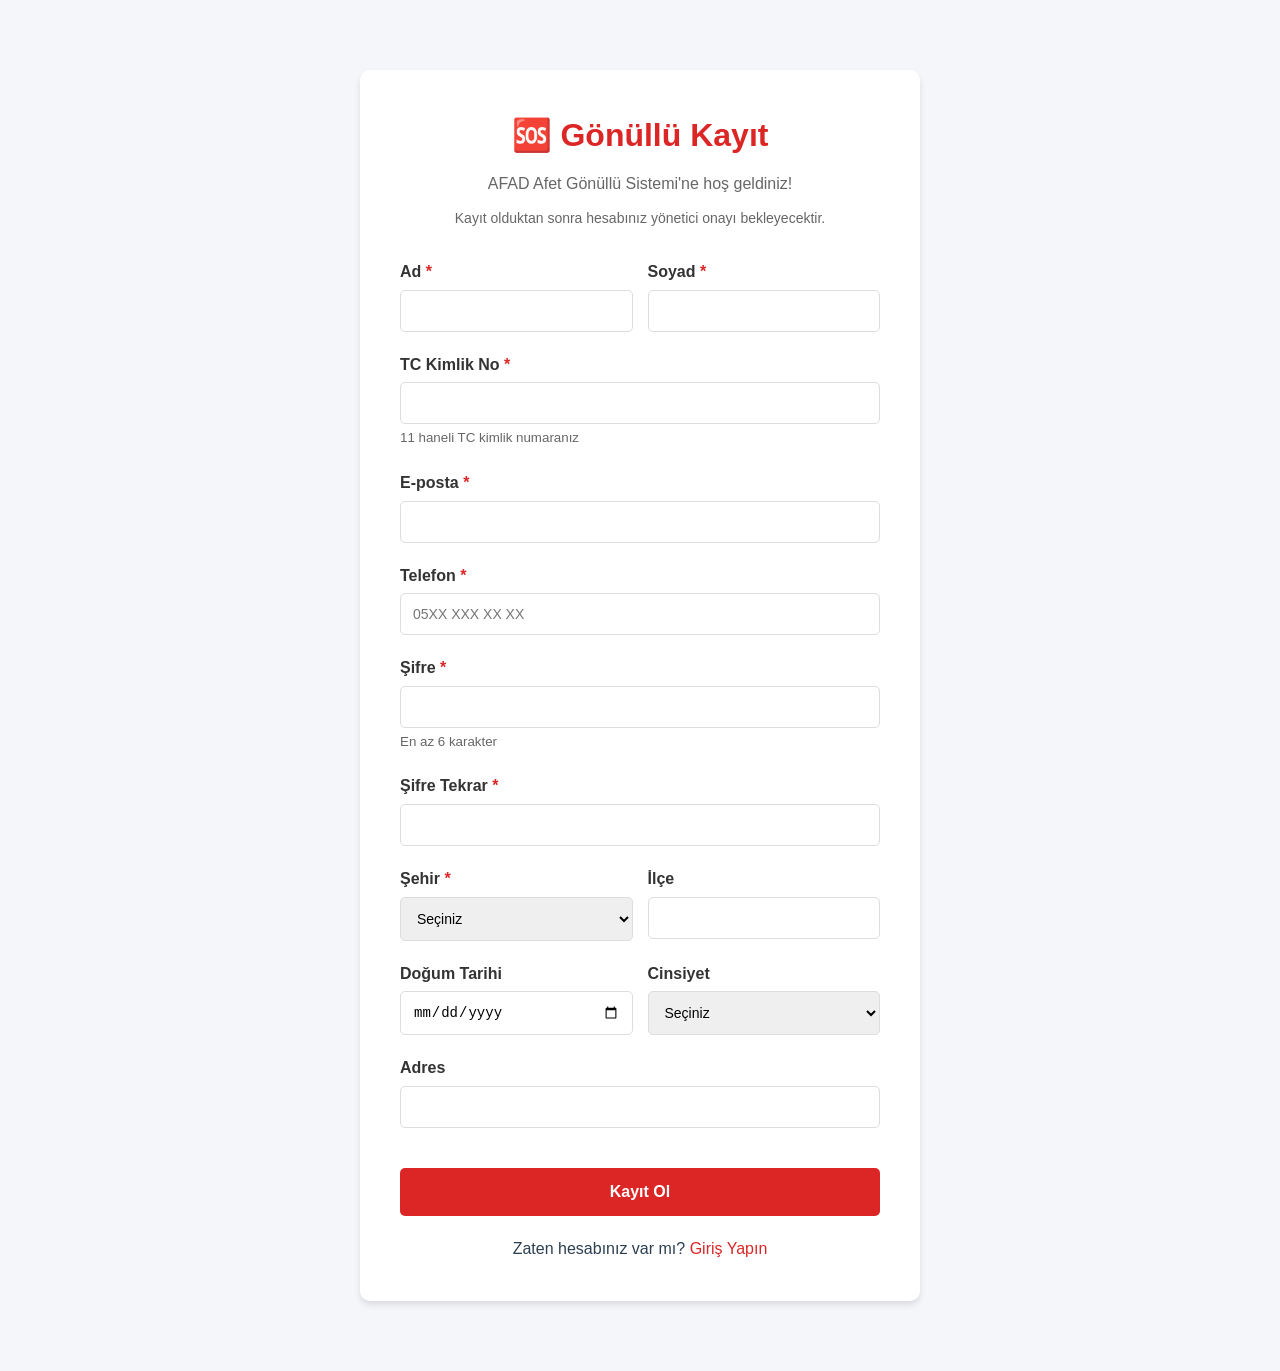
<file: frontend/public/volunteer-register.html>
<!DOCTYPE html>
<html lang="tr">
<head>
    <meta charset="UTF-8">
    <meta name="viewport" content="width=device-width, initial-scale=1.0">
    <title>Gönüllü Kayıt - AFAD Gönüllü Sistemi</title>
    <link rel="stylesheet" href="../src/assets/css/styles.css">
    <style>
        .register-container {
            max-width: 600px;
            margin: 50px auto;
            padding: 20px;
        }

        .register-card {
            background: white;
            border-radius: 10px;
            box-shadow: 0 4px 6px rgba(0,0,0,0.1);
            padding: 40px;
        }

        .register-header {
            text-align: center;
            margin-bottom: 30px;
        }

        .register-header h1 {
            color: #dc2626;
            margin-bottom: 10px;
        }

        .register-header p {
            color: #666;
        }

        .form-group {
            margin-bottom: 20px;
        }

        .form-group label {
            display: block;
            margin-bottom: 5px;
            font-weight: 600;
            color: #333;
        }

        .form-group input,
        .form-group select {
            width: 100%;
            padding: 12px;
            border: 1px solid #ddd;
            border-radius: 5px;
            font-size: 14px;
        }

        .form-group input:focus,
        .form-group select:focus {
            outline: none;
            border-color: #dc2626;
        }

        .form-row {
            display: grid;
            grid-template-columns: 1fr 1fr;
            gap: 15px;
        }

        .btn-register {
            width: 100%;
            padding: 15px;
            background: #dc2626;
            color: white;
            border: none;
            border-radius: 5px;
            font-size: 16px;
            font-weight: 600;
            cursor: pointer;
            margin-top: 20px;
        }

        .btn-register:hover {
            background: #b91c1c;
        }

        .login-link {
            text-align: center;
            margin-top: 20px;
        }

        .login-link a {
            color: #dc2626;
            text-decoration: none;
        }

        .required {
            color: #dc2626;
        }
    </style>
</head>
<body>
    <div class="register-container">
        <div class="register-card">
            <div class="register-header">
                <h1>🆘 Gönüllü Kayıt</h1>
                <p>AFAD Afet Gönüllü Sistemi'ne hoş geldiniz!</p>
                <p style="font-size: 14px; color: #666; margin-top: 10px;">
                    Kayıt olduktan sonra hesabınız yönetici onayı bekleyecektir.
                </p>
            </div>

            <form id="registerForm">
                <div class="form-row">
                    <div class="form-group">
                        <label>Ad <span class="required">*</span></label>
                        <input type="text" id="firstName" name="first_name" required>
                    </div>

                    <div class="form-group">
                        <label>Soyad <span class="required">*</span></label>
                        <input type="text" id="lastName" name="last_name" required>
                    </div>
                </div>

                <div class="form-group">
                    <label>TC Kimlik No <span class="required">*</span></label>
                    <input type="text" id="tcNo" name="tc_no" maxlength="11" pattern="[0-9]{11}" required>
                    <small style="color: #666;">11 haneli TC kimlik numaranız</small>
                </div>

                <div class="form-group">
                    <label>E-posta <span class="required">*</span></label>
                    <input type="email" id="email" name="email" required>
                </div>

                <div class="form-group">
                    <label>Telefon <span class="required">*</span></label>
                    <input type="tel" id="phone" name="phone" placeholder="05XX XXX XX XX" required>
                </div>

                <div class="form-group">
                    <label>Şifre <span class="required">*</span></label>
                    <input type="password" id="password" name="password" minlength="6" required>
                    <small style="color: #666;">En az 6 karakter</small>
                </div>

                <div class="form-group">
                    <label>Şifre Tekrar <span class="required">*</span></label>
                    <input type="password" id="passwordConfirm" required>
                </div>

                <div class="form-row">
                    <div class="form-group">
                        <label>Şehir <span class="required">*</span></label>
                        <select id="city" name="city" required>
                            <option value="">Seçiniz</option>
                            <option value="Adana">Adana</option>
                            <option value="Ankara">Ankara</option>
                            <option value="İstanbul">İstanbul</option>
                            <option value="İzmir">İzmir</option>
                            <option value="Bursa">Bursa</option>
                            <option value="Antalya">Antalya</option>
                            <option value="Hatay">Hatay</option>
                            <option value="Gaziantep">Gaziantep</option>
                            <option value="Kahramanmaraş">Kahramanmaraş</option>
                            <!-- Diğer şehirler -->
                        </select>
                    </div>

                    <div class="form-group">
                        <label>İlçe</label>
                        <input type="text" id="district" name="district">
                    </div>
                </div>

                <div class="form-row">
                    <div class="form-group">
                        <label>Doğum Tarihi</label>
                        <input type="date" id="birthDate" name="birth_date">
                    </div>

                    <div class="form-group">
                        <label>Cinsiyet</label>
                        <select id="gender" name="gender">
                            <option value="">Seçiniz</option>
                            <option value="Erkek">Erkek</option>
                            <option value="Kadın">Kadın</option>
                            <option value="Diğer">Diğer</option>
                        </select>
                    </div>
                </div>

                <div class="form-group">
                    <label>Adres</label>
                    <input type="text" id="address" name="address">
                </div>

                <button type="submit" class="btn-register">
                    Kayıt Ol
                </button>
            </form>

            <div class="login-link">
                Zaten hesabınız var mı? <a href="volunteer-login.html">Giriş Yapın</a>
            </div>
        </div>
    </div>

    <script>
        const API_BASE = 'http://localhost:8000';

        document.getElementById('registerForm').addEventListener('submit', async (e) => {
            e.preventDefault();

            // Şifre kontrolü
            const password = document.getElementById('password').value;
            const passwordConfirm = document.getElementById('passwordConfirm').value;

            if (password !== passwordConfirm) {
                alert('Şifreler eşleşmiyor!');
                return;
            }

            // Form verilerini topla
            const formData = {
                tc_no: document.getElementById('tcNo').value,
                first_name: document.getElementById('firstName').value,
                last_name: document.getElementById('lastName').value,
                email: document.getElementById('email').value,
                phone: document.getElementById('phone').value,
                password: password,
                city: document.getElementById('city').value,
                district: document.getElementById('district').value || null,
                address: document.getElementById('address').value || null,
                birth_date: document.getElementById('birthDate').value || null,
                gender: document.getElementById('gender').value || null
            };

            try {
                const response = await fetch(`${API_BASE}/api/volunteers/register`, {
                    method: 'POST',
                    headers: {
                        'Content-Type': 'application/json'
                    },
                    body: JSON.stringify(formData)
                });

                const data = await response.json();

                if (response.ok) {
                    alert('✅ Kayıt başarılı! Hesabınız yönetici onayı bekliyor. Onaylandığında giriş yapabilirsiniz.');
                    window.location.href = 'volunteer-login.html';
                } else {
                    alert('❌ Hata: ' + (data.detail || 'Kayıt başarısız'));
                }
            } catch (error) {
                console.error('Kayıt hatası:', error);
                alert('❌ Kayıt sırasında bir hata oluştu. Lütfen tekrar deneyin.');
            }
        });
    </script>
</body>
</html>
</file>
<file: frontend/src/assets/css/styles.css>
/* AFAD Yönetim Sistemi - Ana Stil Dosyası */

:root {
    --primary-color: #e74c3c;
    --secondary-color: #3498db;
    --success-color: #27ae60;
    --warning-color: #f39c12;
    --danger-color: #c0392b;
    --dark-color: #2c3e50;
    --light-color: #ecf0f1;
    --gray-color: #95a5a6;
    --white: #ffffff;
    --shadow: 0 2px 10px rgba(0, 0, 0, 0.1);
    --border-radius: 8px;
}

* {
    margin: 0;
    padding: 0;
    box-sizing: border-box;
}

body {
    font-family: 'Segoe UI', Tahoma, Geneva, Verdana, sans-serif;
    line-height: 1.6;
    color: var(--dark-color);
    background-color: #f5f6fa;
}

/* Header ve Navigasyon */
.header {
    background: linear-gradient(135deg, var(--primary-color), #c0392b);
    color: var(--white);
    padding: 1rem 0;
    box-shadow: var(--shadow);
    position: sticky;
    top: 0;
    z-index: 1000;
}

.header-content {
    max-width: 1400px;
    margin: 0 auto;
    padding: 0 2rem;
    display: flex;
    justify-content: space-between;
    align-items: center;
}

.logo {
    font-size: 1.5rem;
    font-weight: bold;
    display: flex;
    align-items: center;
    gap: 0.5rem;
}

.nav {
    display: flex;
    gap: 2rem;
    align-items: center;
}

.nav a {
    color: var(--white);
    text-decoration: none;
    transition: opacity 0.3s;
    font-weight: 500;
}

.nav a:hover {
    opacity: 0.8;
}

.user-menu {
    display: flex;
    align-items: center;
    gap: 1rem;
}

.user-name {
    font-weight: 600;
}

.btn-logout {
    padding: 0.5rem 1rem;
    background: rgba(255, 255, 255, 0.2);
    border: 1px solid var(--white);
    border-radius: var(--border-radius);
    color: var(--white);
    cursor: pointer;
    transition: all 0.3s;
}

.btn-logout:hover {
    background: rgba(255, 255, 255, 0.3);
}

/* Container */
.container {
    max-width: 1400px;
    margin: 2rem auto;
    padding: 0 2rem;
}

/* Cards */
.card {
    background: var(--white);
    border-radius: var(--border-radius);
    box-shadow: var(--shadow);
    padding: 1.5rem;
    margin-bottom: 1.5rem;
}

.card-header {
    font-size: 1.25rem;
    font-weight: 600;
    margin-bottom: 1rem;
    padding-bottom: 0.5rem;
    border-bottom: 2px solid var(--light-color);
}

/* Dashboard Stats */
.stats-grid {
    display: grid;
    grid-template-columns: repeat(auto-fit, minmax(250px, 1fr));
    gap: 1.5rem;
    margin-bottom: 2rem;
}

.stat-card {
    background: var(--white);
    border-radius: var(--border-radius);
    box-shadow: var(--shadow);
    padding: 1.5rem;
    display: flex;
    align-items: center;
    gap: 1rem;
    transition: transform 0.3s;
}

.stat-card:hover {
    transform: translateY(-5px);
}

.stat-icon {
    font-size: 2.5rem;
    width: 60px;
    height: 60px;
    display: flex;
    align-items: center;
    justify-content: center;
    border-radius: 50%;
}

.stat-icon.danger {
    background: rgba(231, 76, 60, 0.1);
    color: var(--danger-color);
}

.stat-icon.warning {
    background: rgba(243, 156, 18, 0.1);
    color: var(--warning-color);
}

.stat-icon.success {
    background: rgba(39, 174, 96, 0.1);
    color: var(--success-color);
}

.stat-icon.info {
    background: rgba(52, 152, 219, 0.1);
    color: var(--secondary-color);
}

.stat-content h3 {
    font-size: 2rem;
    font-weight: bold;
    color: var(--dark-color);
}

.stat-content p {
    color: var(--gray-color);
    font-size: 0.9rem;
}

/* Tablo */
.table-container {
    overflow-x: auto;
}

table {
    width: 100%;
    border-collapse: collapse;
}

thead {
    background: var(--light-color);
}

th, td {
    padding: 1rem;
    text-align: left;
    border-bottom: 1px solid var(--light-color);
}

th {
    font-weight: 600;
    color: var(--dark-color);
}

tr:hover {
    background: rgba(52, 152, 219, 0.05);
}

/* Badge */
.badge {
    display: inline-block;
    padding: 0.25rem 0.75rem;
    border-radius: 20px;
    font-size: 0.85rem;
    font-weight: 600;
}

.badge-danger {
    background: rgba(231, 76, 60, 0.1);
    color: var(--danger-color);
}

.badge-warning {
    background: rgba(243, 156, 18, 0.1);
    color: var(--warning-color);
}

.badge-success {
    background: rgba(39, 174, 96, 0.1);
    color: var(--success-color);
}

.badge-info {
    background: rgba(52, 152, 219, 0.1);
    color: var(--secondary-color);
}

/* Buttons */
.btn {
    padding: 0.75rem 1.5rem;
    border: none;
    border-radius: var(--border-radius);
    cursor: pointer;
    font-size: 1rem;
    font-weight: 500;
    transition: all 0.3s;
    display: inline-block;
    text-decoration: none;
}

.btn-primary {
    background: var(--primary-color);
    color: var(--white);
}

.btn-primary:hover {
    background: #c0392b;
}

.btn-secondary {
    background: var(--secondary-color);
    color: var(--white);
}

.btn-secondary:hover {
    background: #2980b9;
}

.btn-success {
    background: var(--success-color);
    color: var(--white);
}

.btn-success:hover {
    background: #229954;
}

.btn-sm {
    padding: 0.5rem 1rem;
    font-size: 0.875rem;
}

/* Forms */
.form-group {
    margin-bottom: 1.5rem;
}

.form-label {
    display: block;
    margin-bottom: 0.5rem;
    font-weight: 500;
    color: var(--dark-color);
}

.form-control {
    width: 100%;
    padding: 0.75rem;
    border: 1px solid #ddd;
    border-radius: var(--border-radius);
    font-size: 1rem;
    transition: border-color 0.3s;
}

.form-control:focus {
    outline: none;
    border-color: var(--secondary-color);
}

select.form-control {
    cursor: pointer;
}

/* Grid Layout */
.grid {
    display: grid;
    gap: 1.5rem;
}

.grid-2 {
    grid-template-columns: repeat(auto-fit, minmax(300px, 1fr));
}

/* Map */
#map {
    height: 500px;
    border-radius: var(--border-radius);
    box-shadow: var(--shadow);
}

/* Loading */
.loading {
    text-align: center;
    padding: 2rem;
    color: var(--gray-color);
}

.spinner {
    border: 3px solid var(--light-color);
    border-top: 3px solid var(--primary-color);
    border-radius: 50%;
    width: 40px;
    height: 40px;
    animation: spin 1s linear infinite;
    margin: 0 auto;
}

@keyframes spin {
    0% {
        transform: rotate(0deg);
    }
    100% {
        transform: rotate(360deg);
    }
}

/* Modal */
.modal {
    display: none;
    position: fixed;
    z-index: 2000;
    left: 0;
    top: 0;
    width: 100%;
    height: 100%;
    background: rgba(0, 0, 0, 0.5);
}

.modal.active {
    display: flex;
    align-items: center;
    justify-content: center;
}

.modal-content {
    background: var(--white);
    padding: 2rem;
    border-radius: var(--border-radius);
    max-width: 600px;
    width: 90%;
    max-height: 90vh;
    overflow-y: auto;
}

.modal-header {
    display: flex;
    justify-content: space-between;
    align-items: center;
    margin-bottom: 1.5rem;
}

.modal-close {
    font-size: 1.5rem;
    cursor: pointer;
    color: var(--gray-color);
}

/* Login Page */
.login-container {
    min-height: 100vh;
    display: flex;
    align-items: center;
    justify-content: center;
    background: linear-gradient(135deg, var(--primary-color), var(--secondary-color));
}

.login-card {
    background: var(--white);
    padding: 3rem;
    border-radius: var(--border-radius);
    box-shadow: 0 10px 40px rgba(0, 0, 0, 0.2);
    max-width: 400px;
    width: 90%;
}

.login-logo {
    text-align: center;
    font-size: 2rem;
    font-weight: bold;
    color: var(--primary-color);
    margin-bottom: 2rem;
}

/* Responsive */
@media (max-width: 768px) {
    .header-content {
        flex-direction: column;
        gap: 1rem;
    }

    .nav {
        flex-direction: column;
        gap: 0.5rem;
    }

    .stats-grid {
        grid-template-columns: 1fr;
    }

    table {
        font-size: 0.875rem;
    }

    th, td {
        padding: 0.5rem;
    }
}

/* Utility Classes */
.text-center {
    text-align: center;
}

.text-right {
    text-align: right;
}

.mb-1 {
    margin-bottom: 0.5rem;
}

.mb-2 {
    margin-bottom: 1rem;
}

.mb-3 {
    margin-bottom: 1.5rem;
}

.mt-2 {
    margin-top: 1rem;
}

.hidden {
    display: none;
}
</file>
